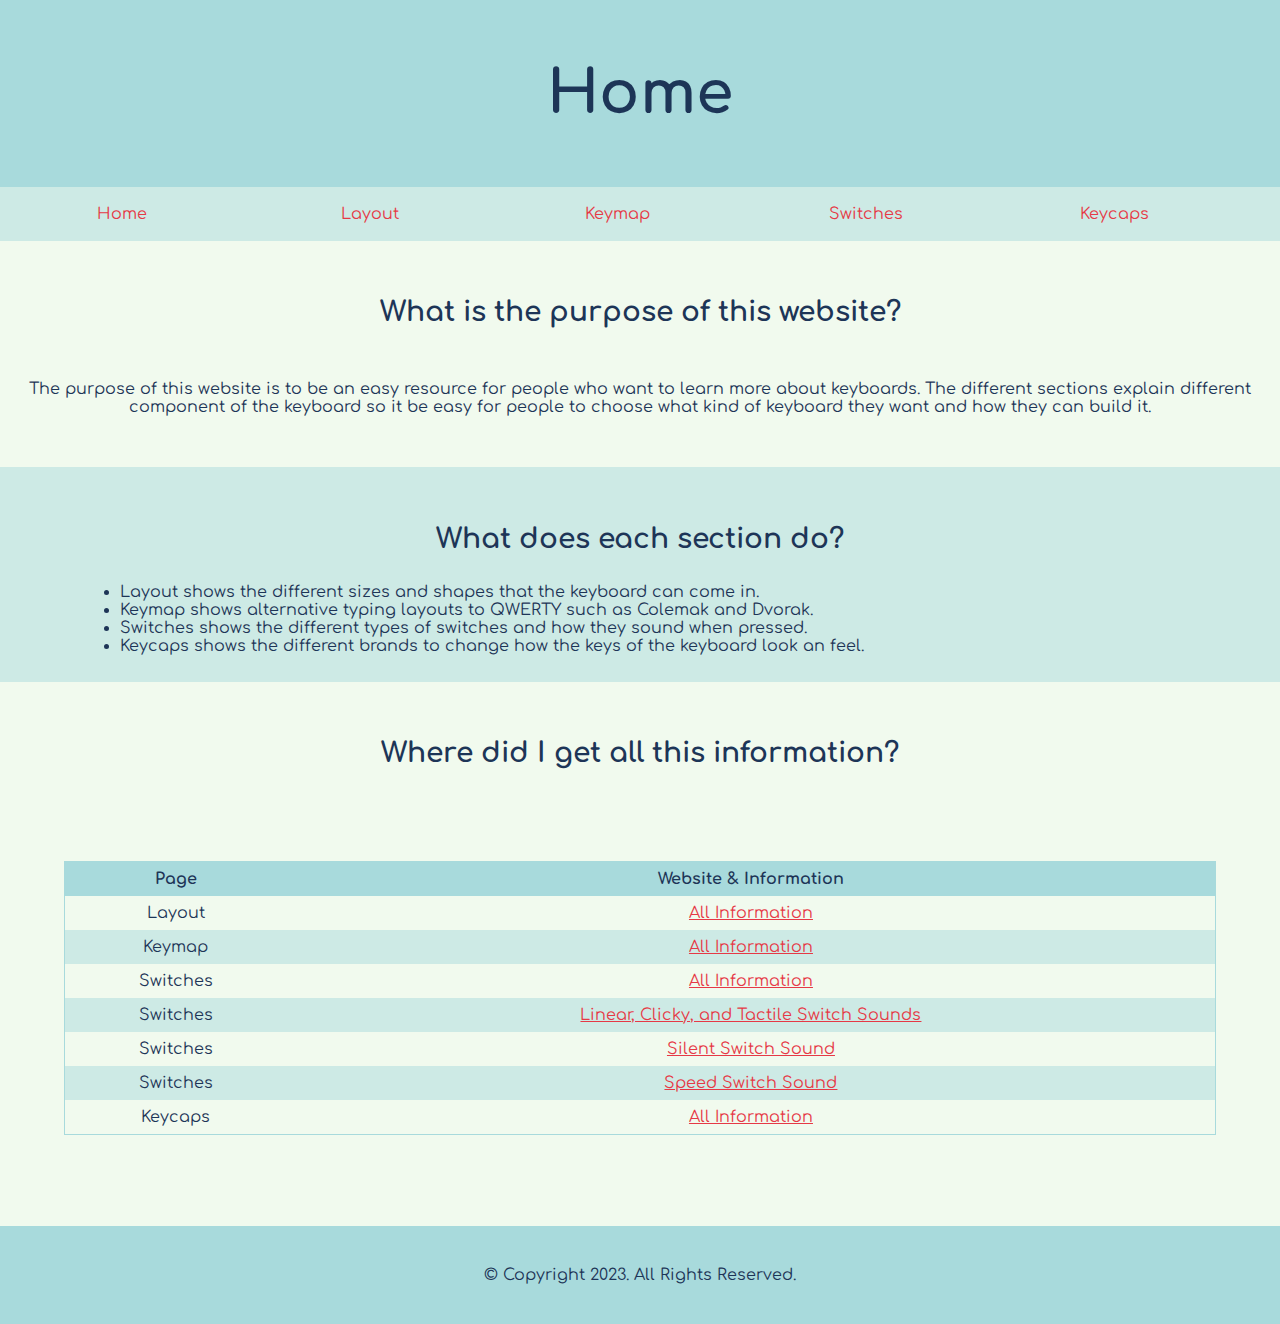
<file: index.html>
<!DOCTYPE html>
<!-- This website template was created by: Iris Yan -->
<html  lang = "en">
<head>
	<link rel="stylesheet" href="css/styles.css">
	<title>Keyboard Home Page</title>
	<meta charset="utf-8">
	<meta name="viewport" content="width=device-width, initial-scale=1">
	<link href='https://fonts.googleapis.com/css?family=Comfortaa' rel='stylesheet'>
</head>
<body>

	<div id="container">

		<!-- Use the header area for website name or logo -->
		<header>
			<h1>Home</h1>
		</header>

		<!-- Use the nav area to add hyperlinks to other pages within the website -->
		<nav>
			<ul>
				<li><a href="index.html">Home</a></li>
				<li><a href="layout.html">Layout</a></li>
				<li><a href="keymaps.html">Keymap</a></li>
				<li><a href="switches.html">Switches</a></li>
				<li><a href="keycaps.html">Keycaps</a></li>
			</ul>
		</nav>

		<!-- Use the main area to add the main content of the webpage -->
		<main>
			
			<article>
				<h3>What is the purpose of this website?</h3>
				<p>The purpose of this website is to be an easy resource for people who want to learn more about keyboards. The different sections explain different component of the keyboard so it be easy for people to choose what kind of keyboard they want and how they can build it.</p>
			</article>
			
			<article>
				<h3>What does each section do?</h3>
				<ul>
					<li>Layout shows the different sizes and shapes that the keyboard can come in.</li> 
					<li>Keymap shows alternative typing layouts to QWERTY such as Colemak and Dvorak.</li>
					<li>Switches shows the different types of switches and how they sound when pressed.</li>
					<li>Keycaps shows the different brands to change how the keys of the keyboard look an feel.</li>
				</ul>
			</article>
		
			<article class="tablet">
				<h3>Where did I get all this information?</h3>
				<table>
					<tr>
						<th>Page</th>
						<th>Website & Information</th>
					</tr>
					<tr>
						<td>Layout</td>
						<td><a href="https://www.keyboard.university/100-courses/keyboard-sizes-layouts-gdeby">All Information</a></td>
					</tr>
					<tr>
						<td>Keymap</td>
						<td><a href="https://en.wikipedia.org/wiki/Keyboard_layout#Other_Latin-script_keyboard_layouts">All Information</a></td>
					</tr>
					<tr>
						<td>Switches</td>
						<td><a href="https://switchandclick.com/mechanical-keyboard-switch-guide/">All Information</a></td>
					</tr>
					<tr>
						<td>Switches</td>
						<td><a href="https://www.youtube.com/watch?v=_N7adWvQDM4">Linear, Clicky, and Tactile Switch Sounds</a></td>
					</tr>
					<tr> 
						<td>Switches</td>
						<td><a href="https://www.youtube.com/watch?v=e3kG6ei5ClY">Silent Switch Sound</a></td>
					</tr>
					<tr>
						<td>Switches</td>
						<td><a href="https://www.youtube.com/watch?v=B2muXU_CEtM&pp=ygUSU3BlZWQgU3dpdGNoIFNvdW5k">Speed Switch Sound</a></td>
					</tr>
					<tr>
						<td>Keycaps</td>
						<td><a href="https://switchandclick.com/ultimate-guide-to-picking-a-keycap-set-for-your-mechanical-keyboard/">All Information</a></td>
					</tr>
				</table>
			</article>
		
		</main>

		<!-- Use the footer area to add webpage footer content -->
		<footer>
			<p>&copy; Copyright 2023. All Rights Reserved.</p>
		</footer>
	
	</div>

</body>
</html>
</file>
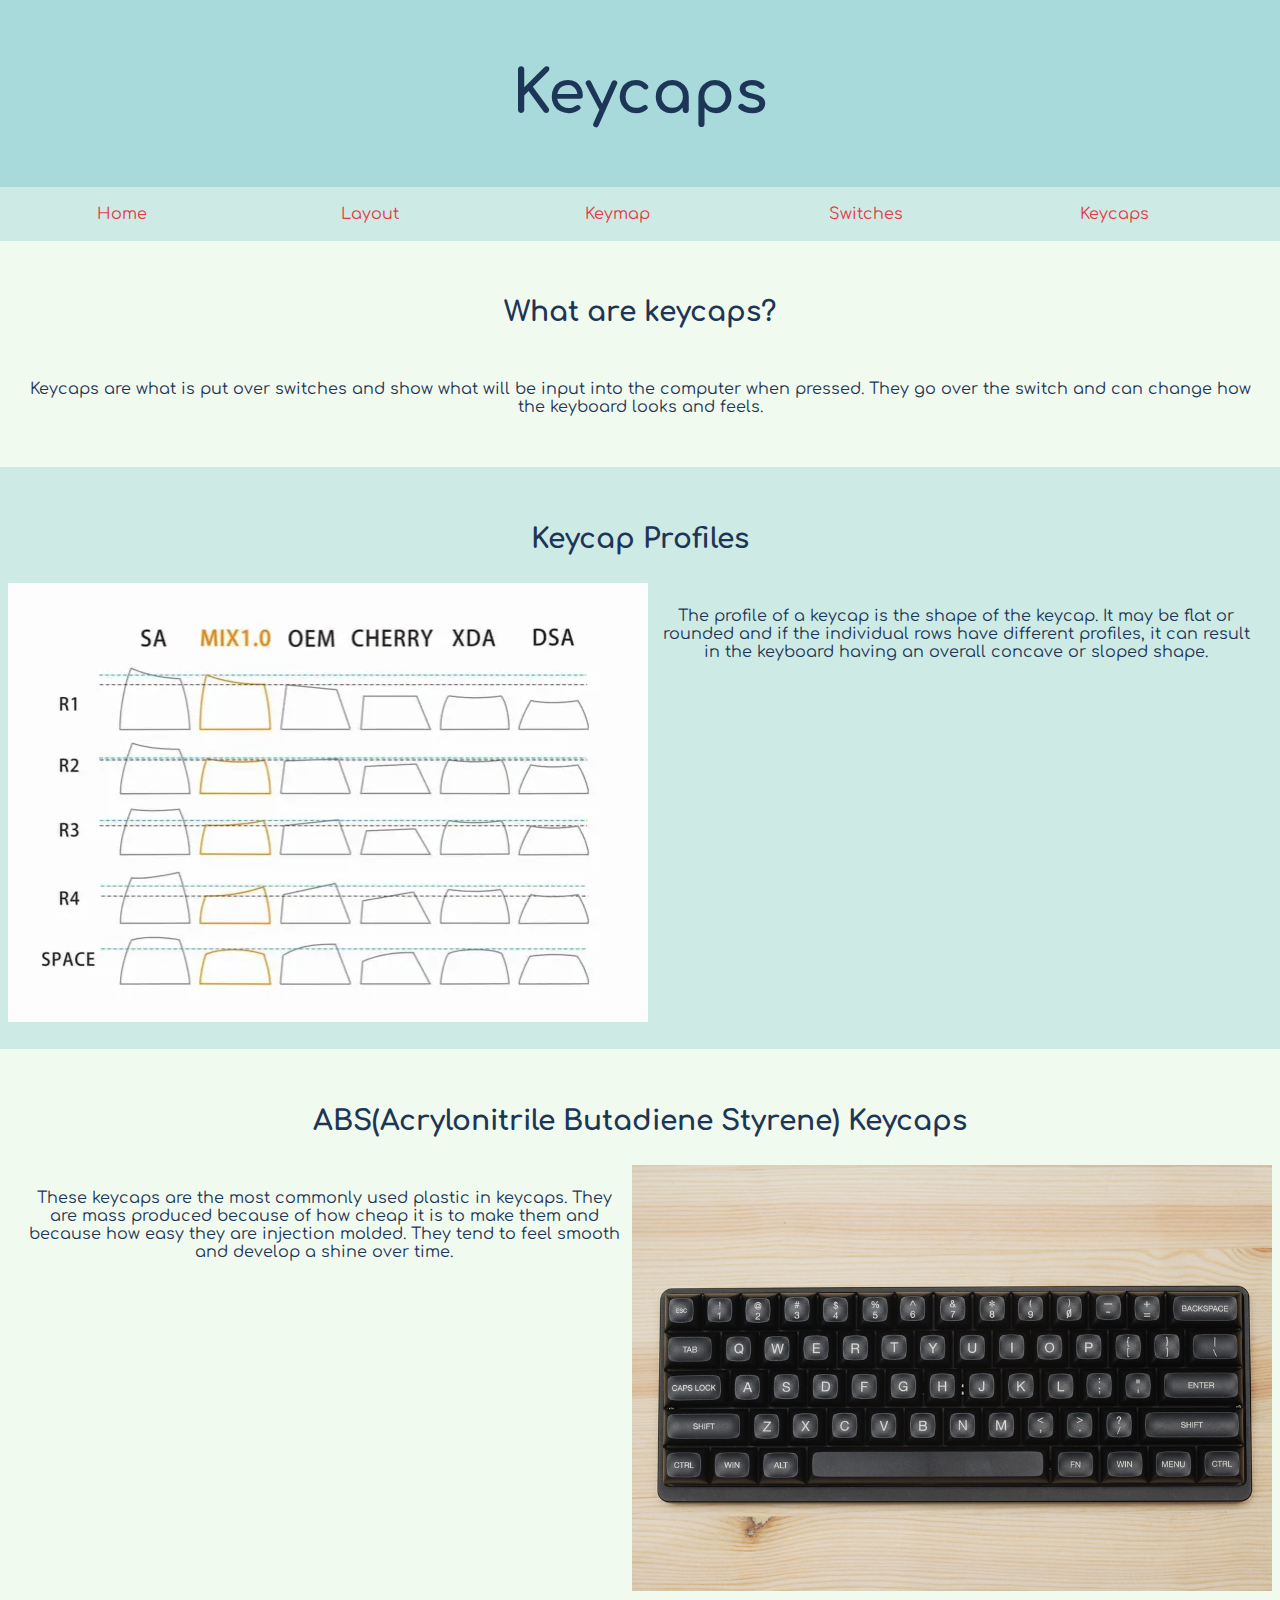
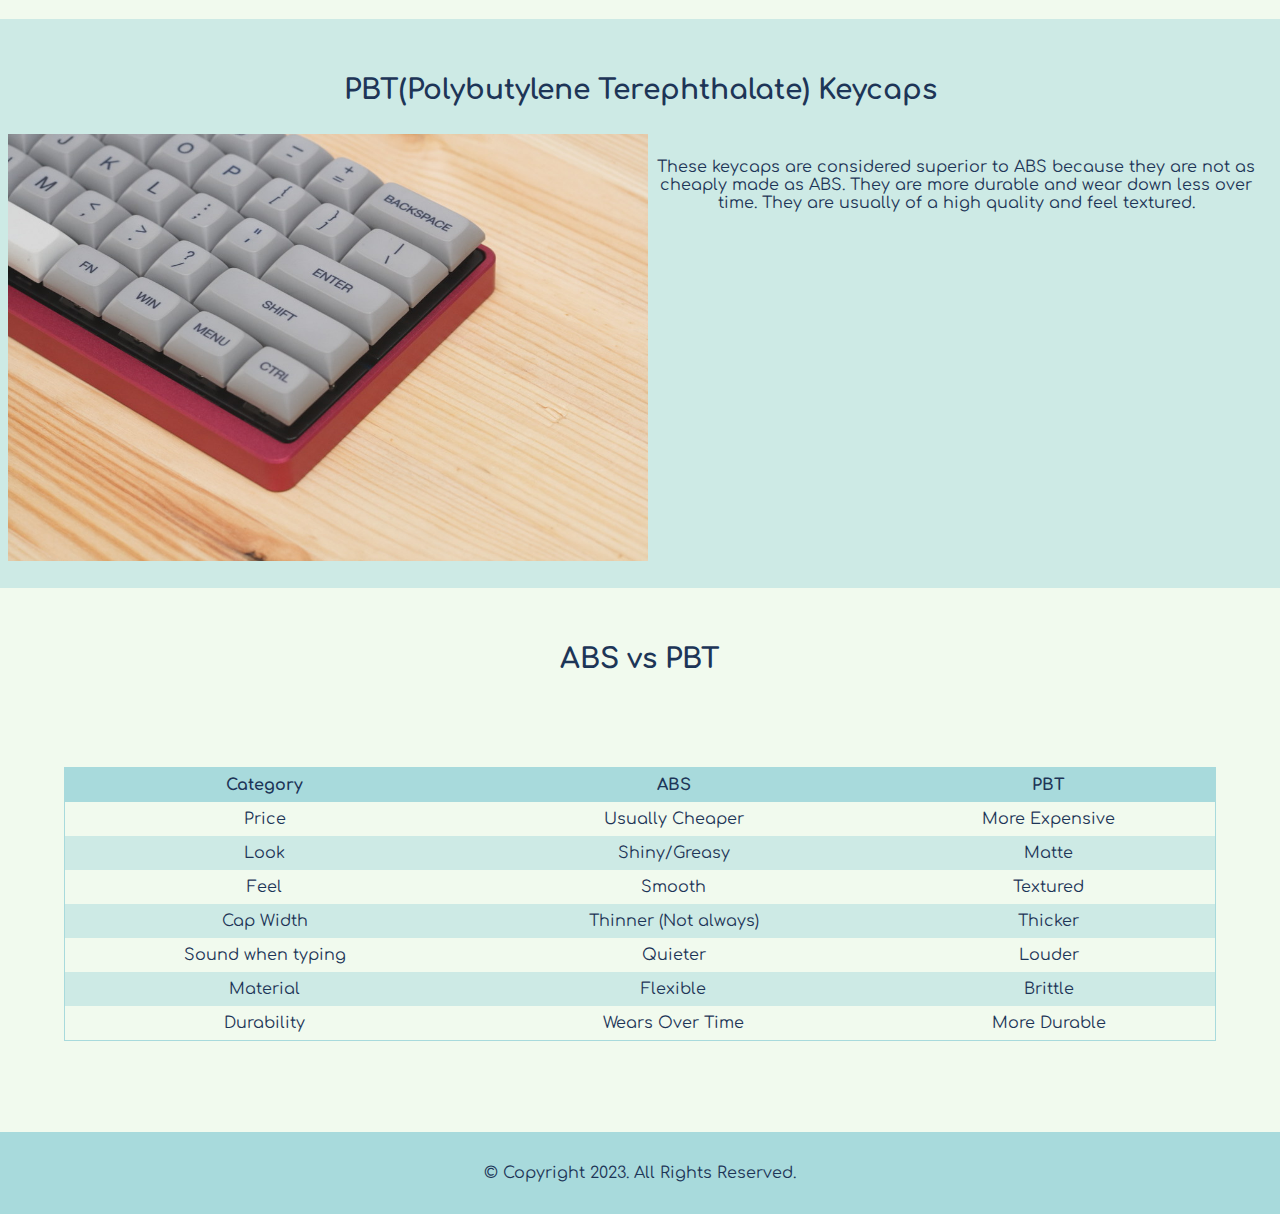
<file: keycaps.html>
<!DOCTYPE html>
<!-- This website template was created by: Iris Yan -->
<html  lang = "en">
<head>
	<link rel="stylesheet" href="css/styles.css">
	<title>Keyboard Keycaps</title>
	<meta charset="utf-8">
	<meta name="viewport" content="width=device-width, initial-scale=1">
	<link href='https://fonts.googleapis.com/css?family=Comfortaa' rel='stylesheet'>
</head>
<body>

	<div id="container">

	<!-- Use the header area for website name or logo -->
	<header>
		<h1>Keycaps</h1>
	</header>

	<!-- Use the nav area to add hyperlinks to other pages within the website -->
	<nav>
		<ul>
			<li><a href="index.html">Home</a></li>
			<li><a href="layout.html">Layout</a></li>
			<li><a href="keymaps.html">Keymap</a></li>
			<li><a href="switches.html">Switches</a></li>
			<li><a href="keycaps.html">Keycaps</a></li>
		</ul>
	</nav>

	<!-- Use the main area to add the main content of the webpage -->
	<main>
	
		<article>
			<h3>What are keycaps?</h3>
			<p>Keycaps are what is put over switches and show what will be input into the computer when pressed. They go over the switch and can change how the keyboard looks and feels.</p>
		</article>
		
		<article>
			<h3>Keycap Profiles</h3>
			<img src="images/keycap-profiles.jpg" alt="keycap profiles">
			<p>The profile of a keycap is the shape of the keycap. It may be flat or rounded and if the individual rows have different profiles, it can result in the keyboard having an overall concave or sloped shape.</p>
		</article>
		
		<article>
			<h3>ABS(Acrylonitrile Butadiene Styrene) Keycaps</h3>
			<img src="images/abs.jpg" alt="abs keycaps">
			<p>These keycaps are the most commonly used plastic in keycaps. They are mass produced because of how cheap it is to make them and because how easy they are injection molded. They tend to feel smooth and develop a shine over time.</p>
		</article>
		
		<article>
			<h3>PBT(Polybutylene Terephthalate) Keycaps</h3>
			<img src="images/pbt.jpg" alt="pbt keycaps">
			<p>These keycaps are considered superior to ABS because they are not as cheaply made as ABS. They are more durable and wear down less over time. They are usually of a high quality and feel textured.</p>
		</article>
		
		<article>
			<h3>ABS vs PBT</h3>
			<table>
				<tr>
					<th>Category</th>
					<th>ABS</th>
					<th>PBT</th>
				</tr>
				<tr>
					<td>Price</td>
					<td>Usually Cheaper</td>
					<td>More Expensive</td>
				</tr>
				<tr>
					<td>Look</td>
					<td>Shiny/Greasy</td>
					<td>Matte</td>
				</tr>
				<tr>
					<td>Feel</td>
					<td>Smooth</td>
					<td>Textured</td>
				</tr>
				<tr>
					<td>Cap Width</td>
					<td>Thinner (Not always)</td>
					<td>Thicker</td>
				</tr>
				<tr>
					<td>Sound when typing</td>
					<td>Quieter</td>
					<td>Louder</td>
				</tr>
				<tr>
					<td>Material</td>
					<td>Flexible</td>
					<td>Brittle</td>
				</tr>
				<tr>
					<td>Durability</td>
					<td>Wears Over Time</td>
					<td>More Durable</td>
				</tr>
			</table>
		</article>

	</main>

	<!-- Use the footer area to add webpage footer content -->
	<footer>
		&copy; Copyright 2023. All Rights Reserved. <br>
	</footer>
	
	</div>

</body>
</html>
</file>
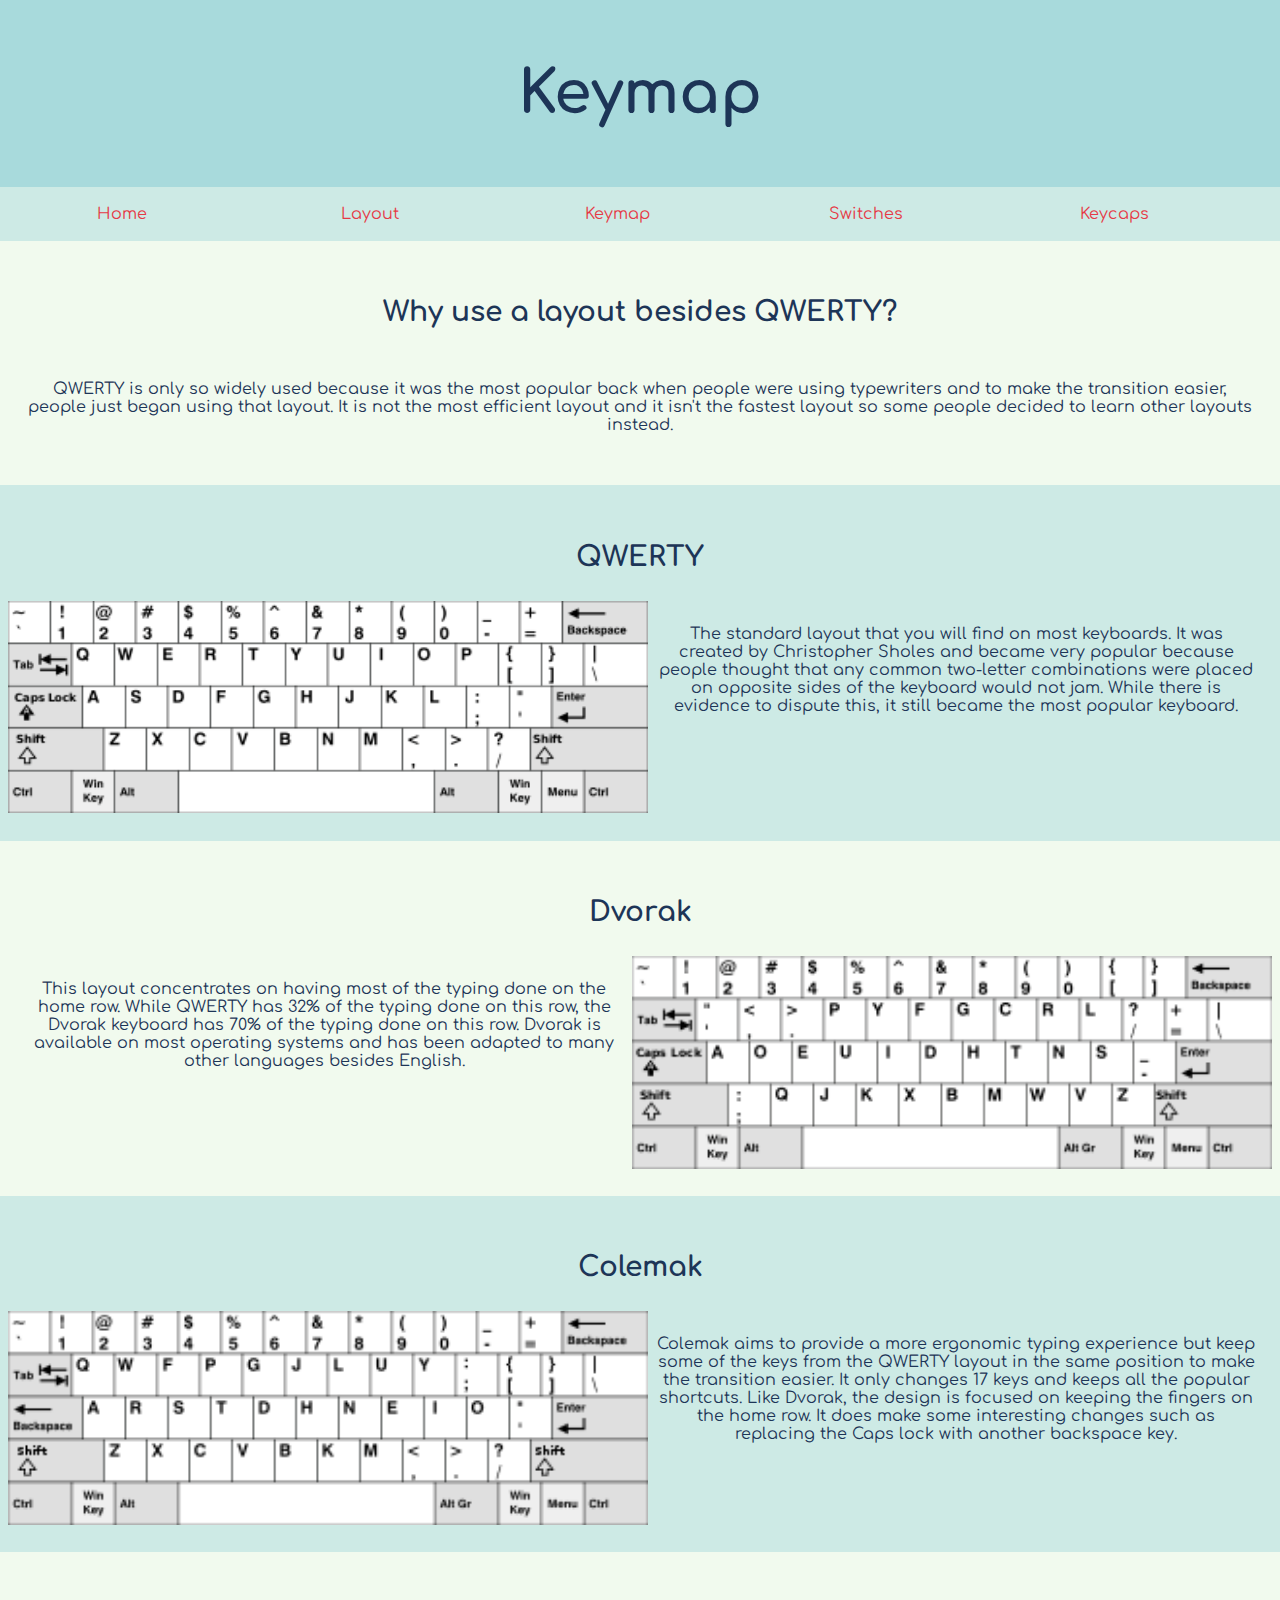
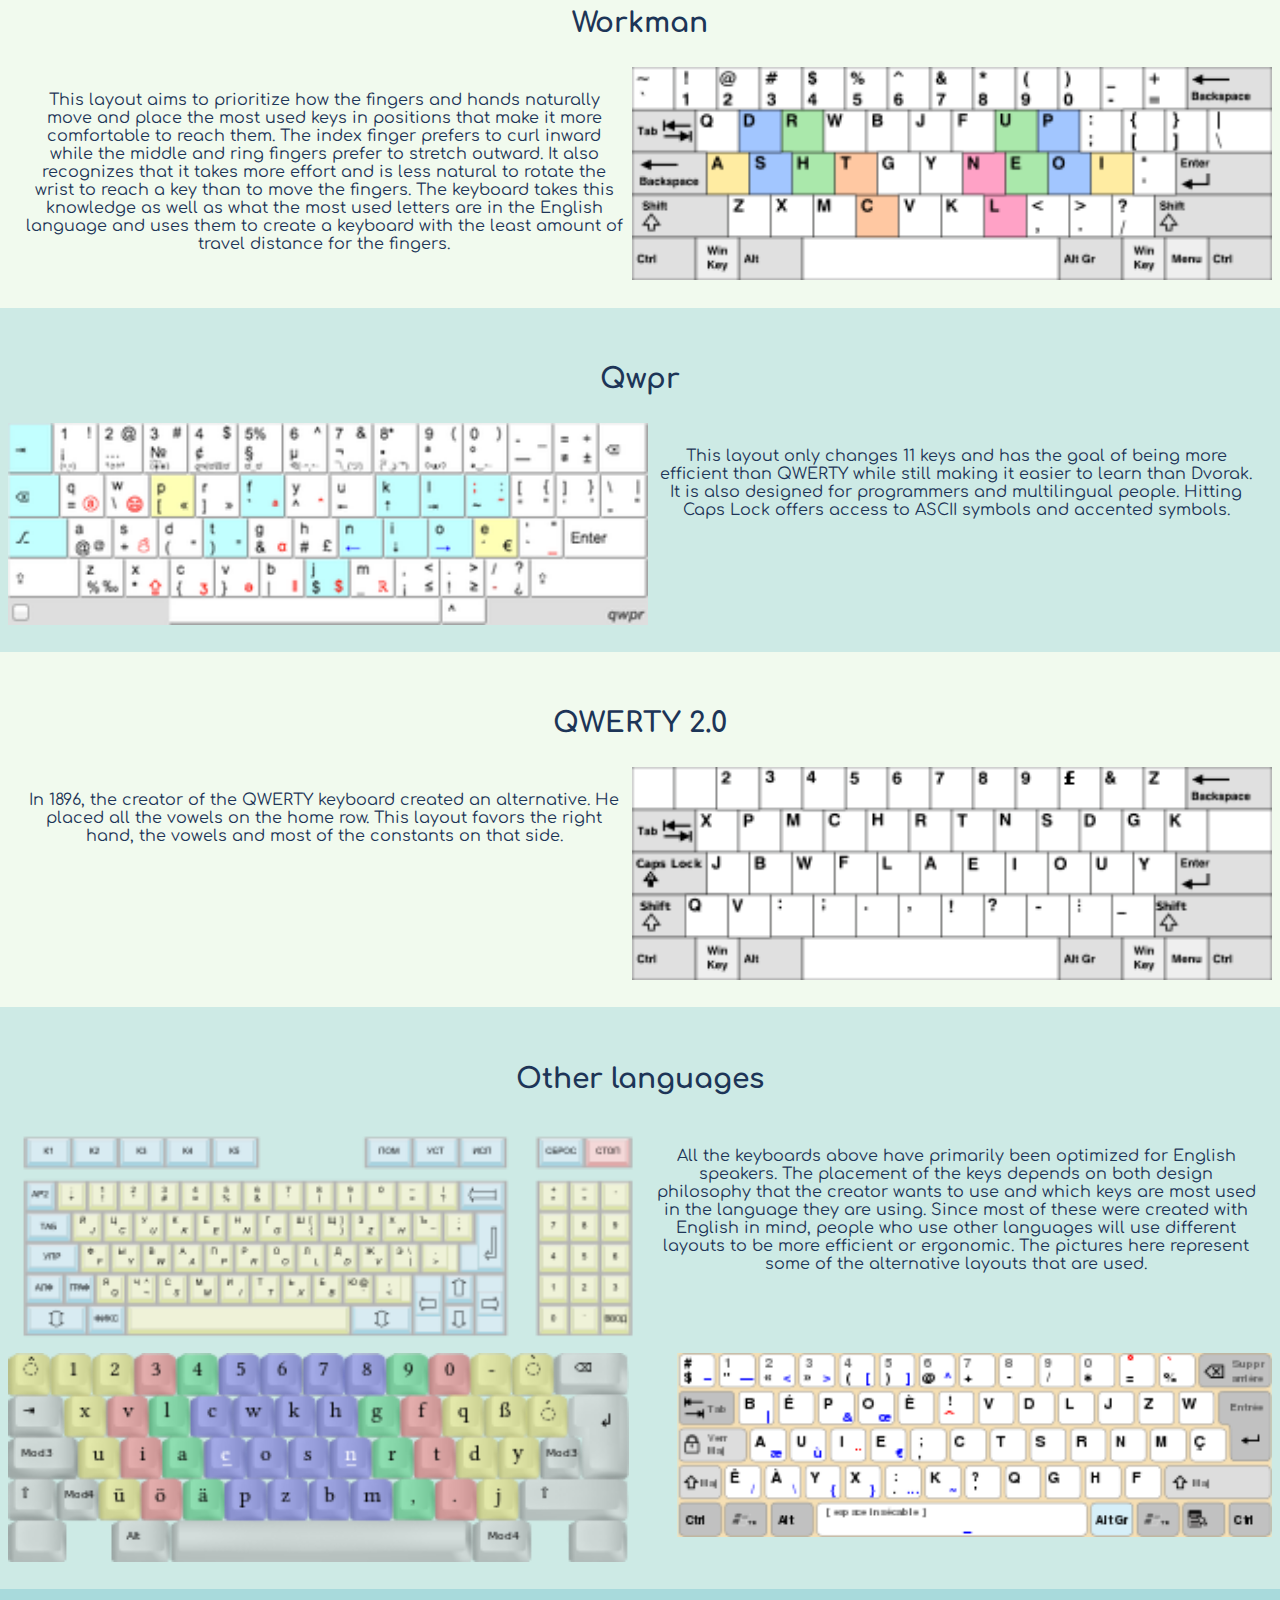
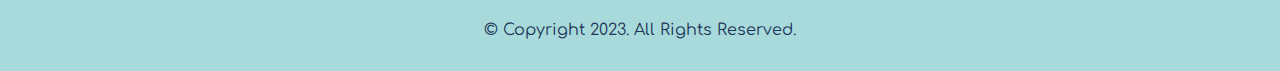
<file: keymaps.html>
<!DOCTYPE html>
<!-- This website template was created by: Iris Yan -->
<html  lang = "en">
<head>
	<link rel="stylesheet" href="css/styles.css">
	<title>Keyboard Keymap</title>
	<meta charset="utf-8">
	<meta name="viewport" content="width=device-width, initial-scale=1">
	<link href='https://fonts.googleapis.com/css?family=Comfortaa' rel='stylesheet'>
</head>
<body>

	<div id="container">

	<!-- Use the header area for website name or logo -->
	<header>
		<h1>Keymap</h1>
	</header>

	<!-- Use the nav area to add hyperlinks to other pages within the website -->
	<nav>
		<ul>
			<li><a href="index.html">Home</a></li>
			<li><a href="layout.html">Layout</a></li>
			<li><a href="keymaps.html">Keymap</a></li>
			<li><a href="switches.html">Switches</a></li>
			<li><a href="keycaps.html">Keycaps</a></li>
		</ul>
	</nav>

	<!-- Use the main area to add the main content of the webpage -->
	<main>
		
		<article>
			<h3>Why use a layout besides QWERTY?</h3>
			<p>QWERTY is only so widely used because it was the most popular back when people were using typewriters and to make the transition easier, people just began using that layout. It is not the most efficient layout and it isn't the fastest layout so some people decided to learn other layouts instead.</p>
		</article>
		
		<article>
			<h3>QWERTY</h3>
			<img src="images/qwerty.jpg" alt="qwerty keyboard">
			<p class="tablet">The standard layout that you will find on most keyboards. It was created by Christopher Sholes and became very popular because people thought that any common two-letter combinations were placed on opposite sides of the keyboard would not jam. While there is evidence to dispute this, it still became the most popular keyboard.</p>
		</article>
		
		<article>
			<h3>Dvorak</h3>
			<img src="images/dvorak.jpg" alt="dvorak keyboard">
			<p class="tablet">This layout concentrates on having most of the typing done on the home row. While QWERTY has 32% of the typing done on this row, the Dvorak keyboard has 70% of the typing done on this row. Dvorak is available on most operating systems and has been adapted to many other languages besides English.</p>
		</article>
		
		<article>
			<h3>Colemak</h3>
			<img src="images/colemak.jpg" alt="colemak keyboard">
			<p class="tablet">Colemak aims to provide a more ergonomic typing experience but keep some of the keys from the QWERTY layout in the same position to make the transition easier. It only changes 17 keys and keeps all the popular shortcuts. Like Dvorak, the design is focused on keeping the fingers on the home row. It does make some interesting changes such as replacing the Caps lock with another backspace key.</p>
		</article>
		
		<article>
			<h3>Workman</h3>
			<img src="images/workman.jpg" alt="workman keyboard">
			<p class="tablet">This layout aims to prioritize how the fingers and hands naturally move and place the most used keys in positions that make it more comfortable to reach them. The index finger prefers to curl inward while the middle and ring fingers prefer to stretch outward. It also recognizes that it takes more effort and is less natural to rotate the wrist to reach a key than to move the fingers. The keyboard takes this knowledge as well as what the most used letters are in the English language and uses them to create a keyboard with the least amount of travel distance for the fingers.</p>
		</article>
		
		<article>
			<h3>Qwpr</h3>
			<img src="images/qwpr.jpg" alt="qwpr keyboard">
			<p class="tablet">This layout only changes 11 keys and has the goal of being more efficient than QWERTY while still making it easier to learn than Dvorak. It is also designed for programmers and multilingual people. Hitting Caps Lock offers access to ASCII symbols and accented symbols.</p>
		</article>
		
		<article>
			<h3>QWERTY 2.0</h3>
			<img src="images/sholes.jpg" alt="shole's keyboard">
			<p class="tablet">In 1896, the creator of the QWERTY keyboard created an alternative. He placed all the vowels on the home row. This layout favors the right hand, the vowels and most of the constants on that side.</p>
		</article>
		
		<article> 
			<h3>Other languages</h3>
			<img src="images/jcuken.jpg" alt="jcuken keyboard">
			<img src="images/neo.jpg" alt="neo keyboard" id="bottom-left">
			<img src="images/bepo.jpg" alt="bepo keyobard" id="bottom-right">
			<p class="tablet">All the keyboards above have primarily been optimized for English speakers. The placement of the keys depends on both design philosophy that the creator wants to use and which keys are most used in the language they are using. Since most of these were created with English in mind, people who use other languages will use different layouts to be more efficient or ergonomic. The pictures here represent some of the alternative layouts that are used.</p>
		</article>
		
	</main>

	<!-- Use the footer area to add webpage footer content -->
	<footer>
		&copy; Copyright 2023. All Rights Reserved.
	</footer>
	
	</div>

</body>
</html>
</file>
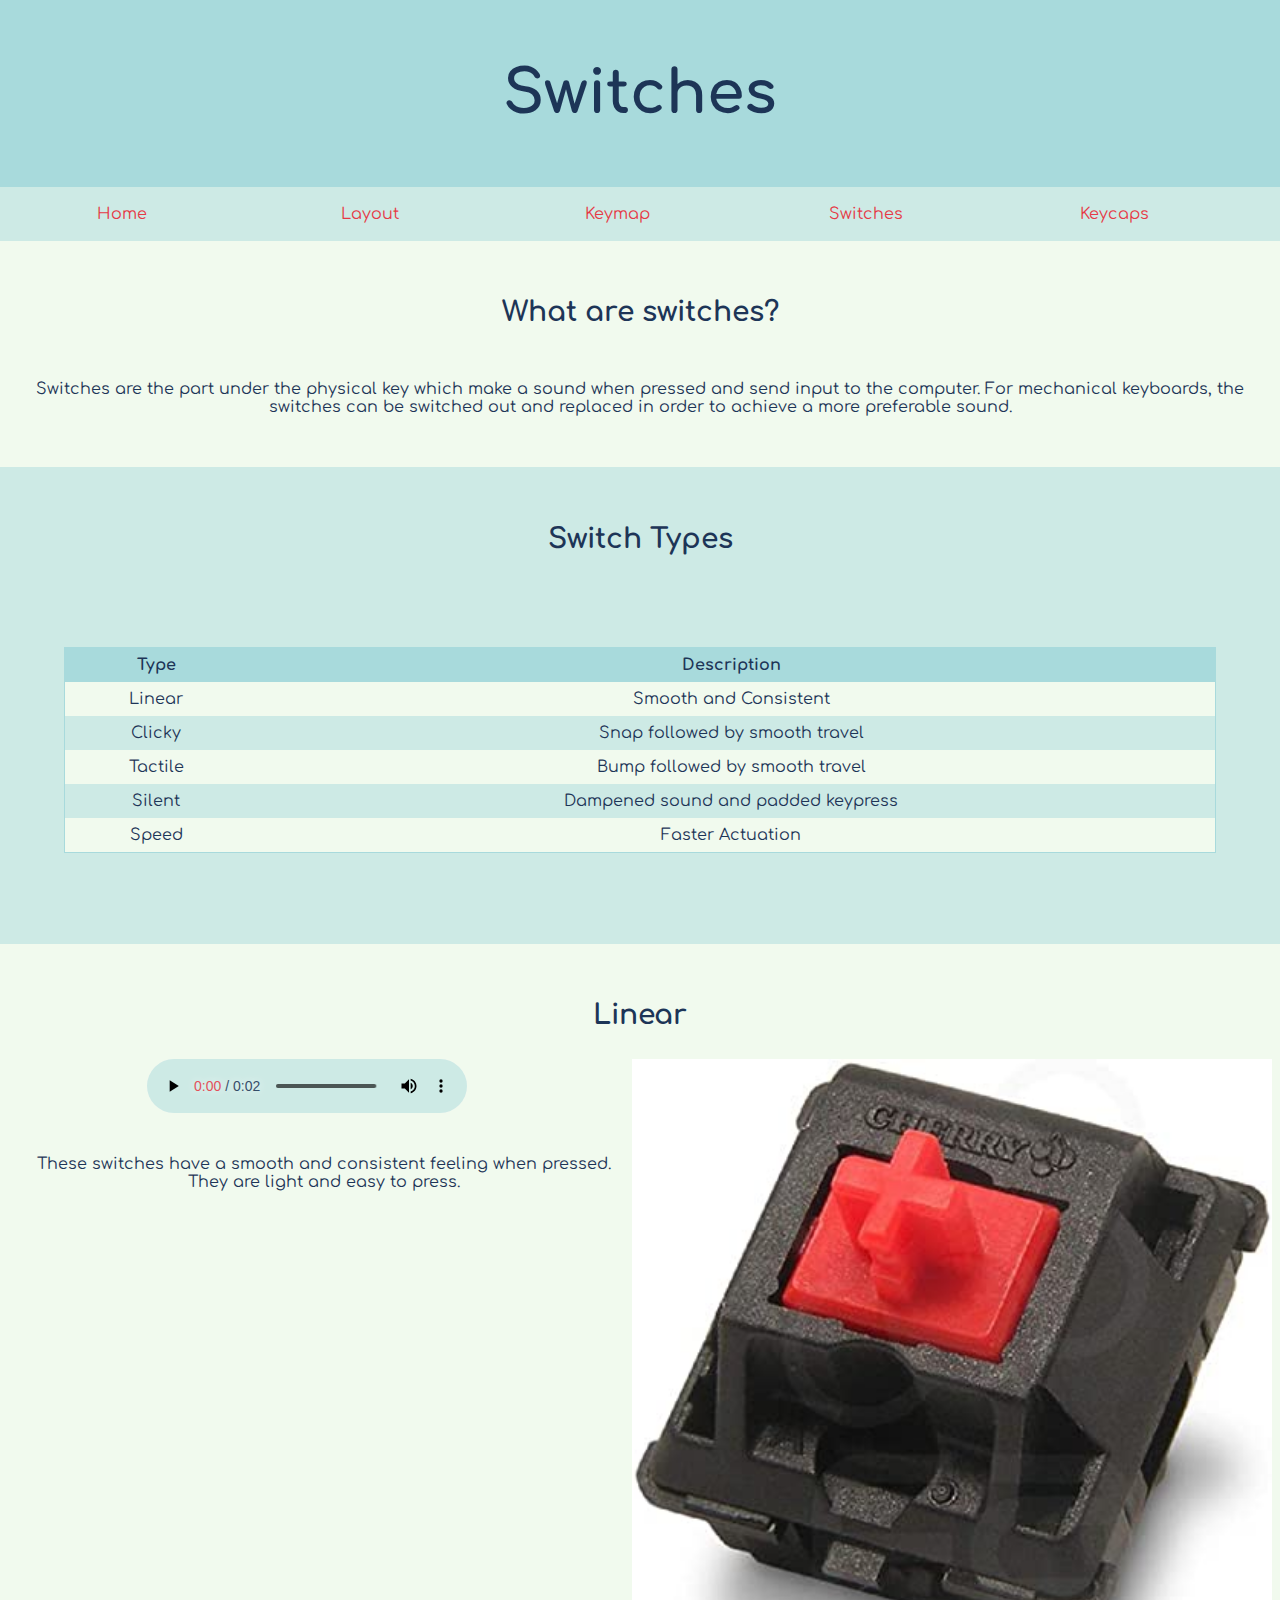
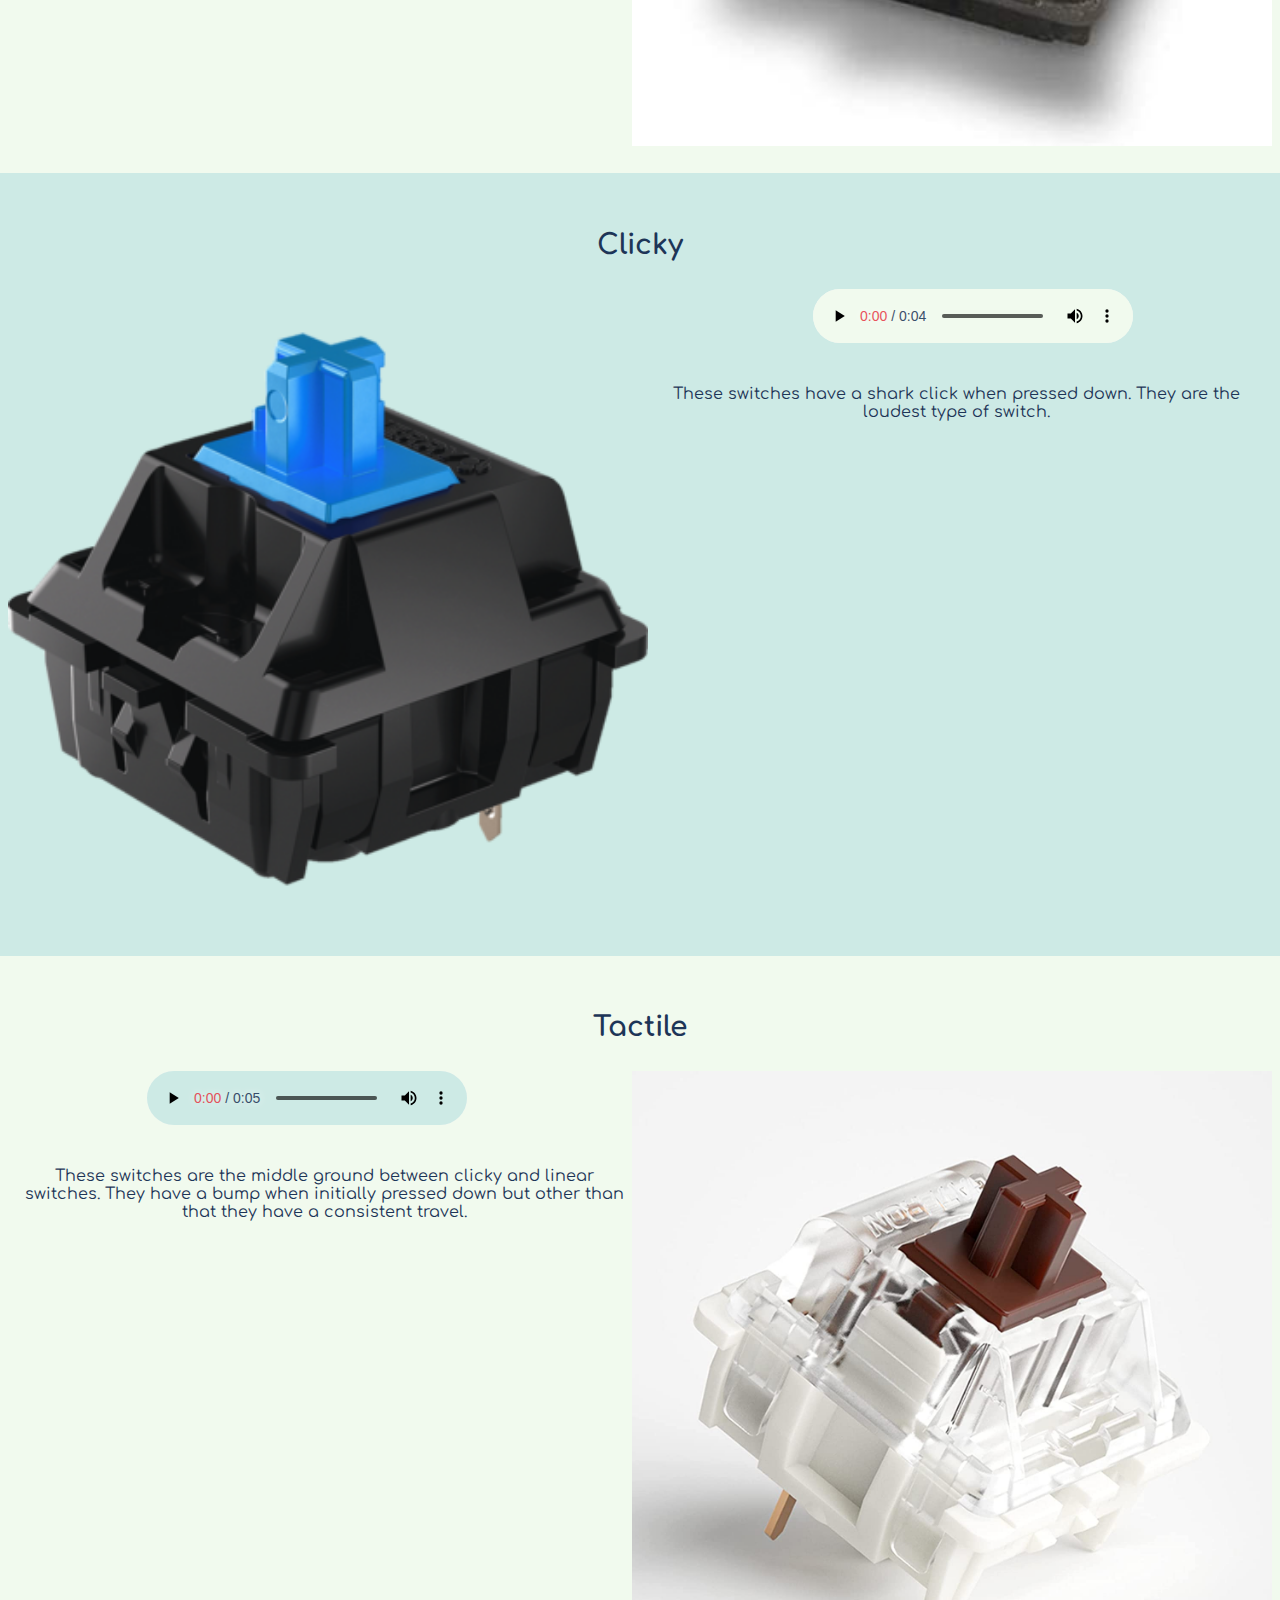
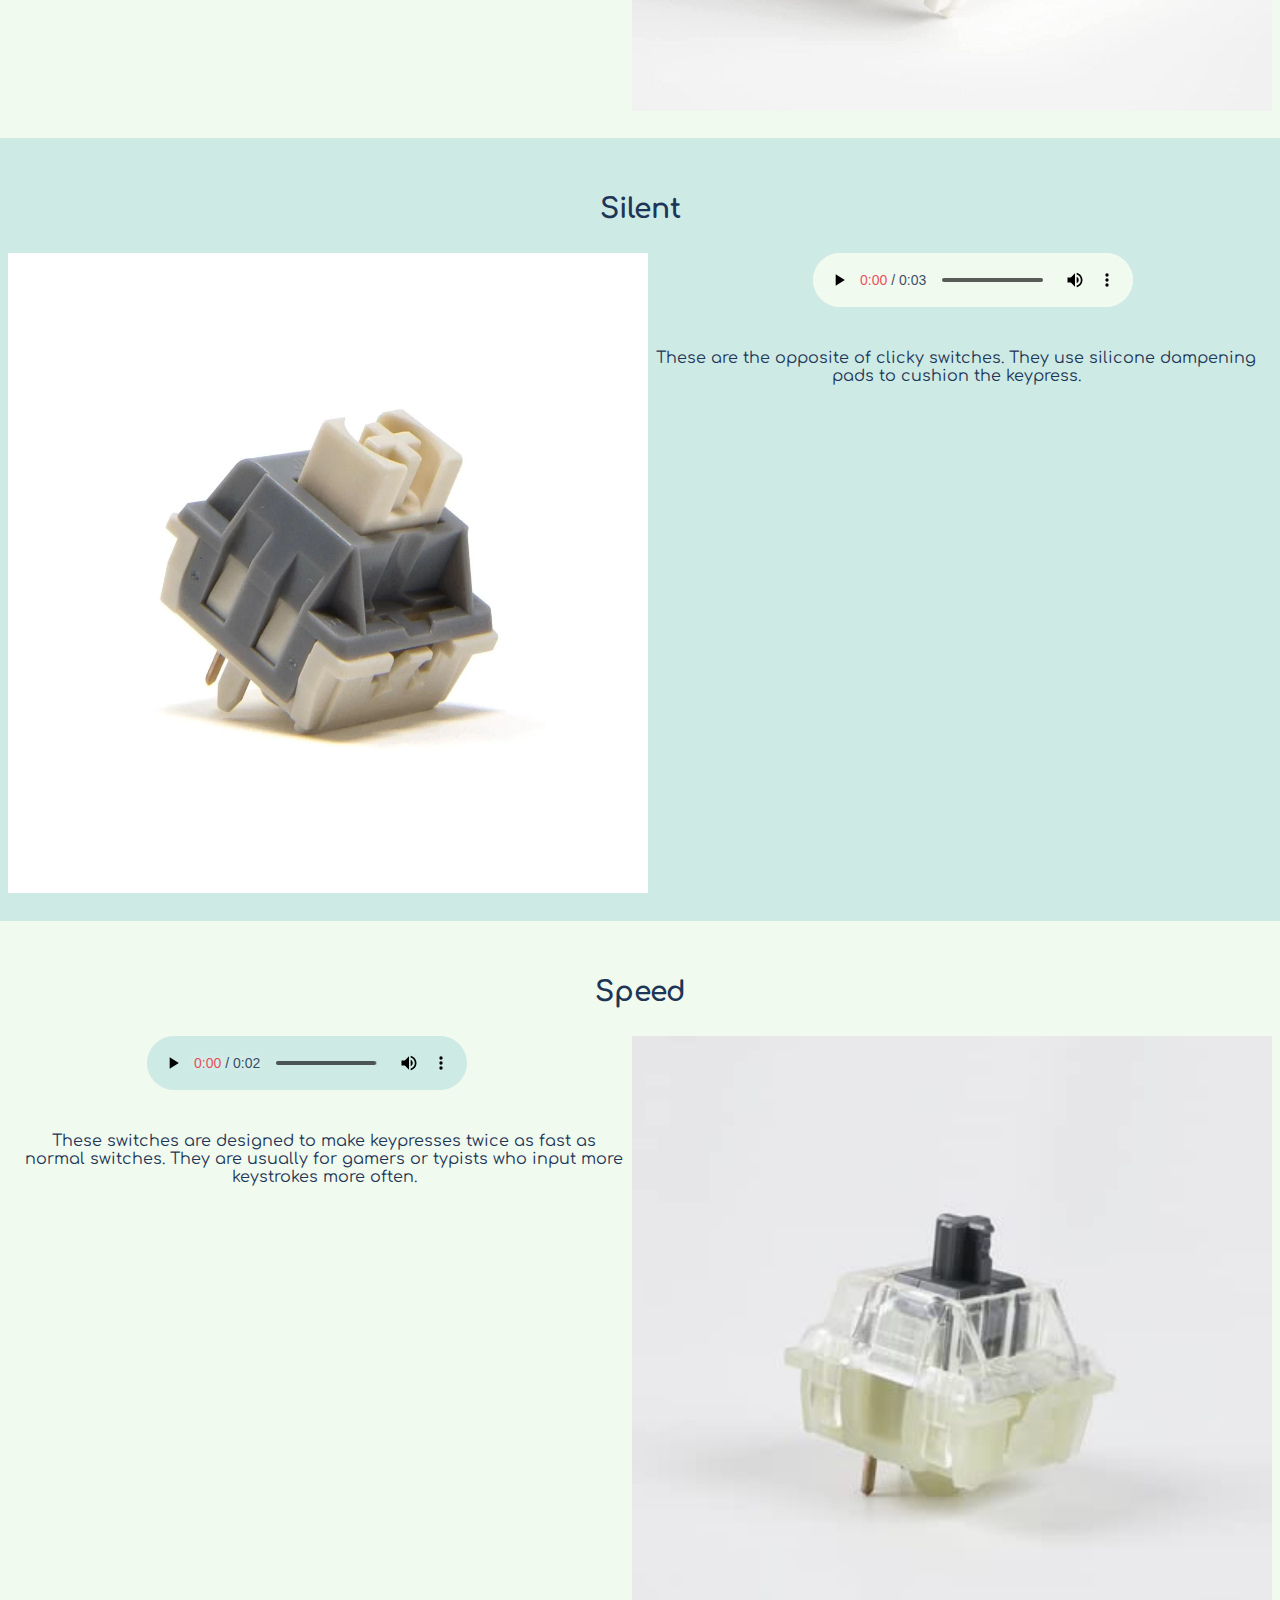
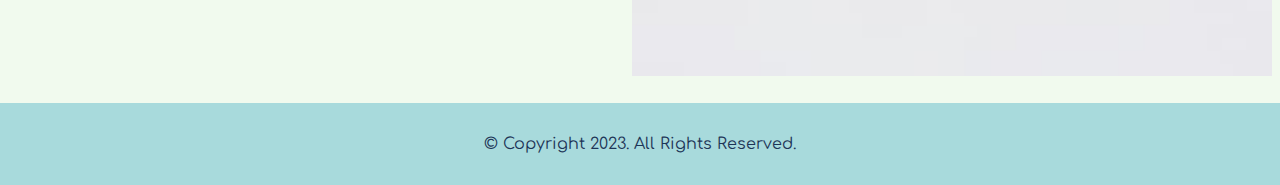
<file: switches.html>
<!DOCTYPE html>
<!-- This website template was created by: Iris Yan -->
<html  lang = "en">
<head>
	<link rel="stylesheet" href="css/styles.css">
	<title>Keyboard Switches</title>
	<meta charset="utf-8">
	<meta name="viewport" content="width=device-width, initial-scale=1">
	<link href='https://fonts.googleapis.com/css?family=Comfortaa' rel='stylesheet'>
</head>
<body>

	<div id="container">

	<!-- Use the header area for website name or logo -->
	<header>
		<h1>Switches</h1>
	</header>

	<!-- Use the nav area to add hyperlinks to other pages within the website -->
	<nav>
		<ul>
			<li><a href="index.html">Home</a></li>
			<li><a href="layout.html">Layout</a></li>
			<li><a href="keymaps.html">Keymap</a></li>
			<li><a href="switches.html">Switches</a></li>
			<li><a href="keycaps.html">Keycaps</a></li>
		</ul>
	</nav>

	<!-- Use the main area to add the main content of the webpage -->
	<main>
	
		<article>
			<h3>What are switches?</h3>
			<p>Switches are the part under the physical key which make a sound when pressed and send input to the computer. For mechanical keyboards, the switches can be switched out and replaced in order to achieve a more preferable sound.</p>
		</article>
		
		<article>
			<h3>Switch Types</h3>
			<table>
				<tr>
					<th>Type</th>
					<th>Description</th>
				</tr>
				<tr>
					<td>Linear</td>
					<td>Smooth and Consistent</td>
				</tr>
				<tr>
					<td>Clicky</td>
					<td>Snap followed by smooth travel</td>
				</tr>
				<tr>
					<td>Tactile</td>
					<td>Bump followed by smooth travel</td>
				</tr>
				<tr>
					<td>Silent</td>
					<td>Dampened sound and padded keypress</td>
				</tr>
				<tr>
					<td>Speed</td>
					<td>Faster Actuation</td>
				</tr>
			</table>
		</article>
		
		<article>
			<h3>Linear</h3>
			<img src="images/linear.jpg" alt="linear switch">
			<audio controls autoplay class="desktop">
				<source src="media/linear.mp3" type="audio/mpeg">
				<p>Your browser does not support the audio element.</p>
			</audio>
			<br>
			<br class="desktop">
			<br class="desktop">
			<br class="desktop">
			<p>These switches have a smooth and consistent feeling when pressed. They are light and easy to press.</p>
		</article>
		
		<article>
			<h3>Clicky</h3>
			<img src="images/clicky.jpg" alt="clicky switch">
			<audio controls autoplay class="desktop">
				<source src="media/clicky.mp3" type="audio/mpeg">
				<p>Your browser does not support the audio element.</p>
			</audio>
			<br>
			<br class="desktop">
			<br class="desktop">
			<br class="desktop">
			<p>These switches have a shark click when pressed down. They are the loudest type of switch.</p>
		</article>
		
		<article>
			<h3>Tactile</h3>    
			<img src="images/tactile.jpg" alt="tactile switch">
			<audio controls autoplay class="desktop">
				<source src="media/tactile.mp3" type="audio/mpeg">
				<p>Your browser does not support the audio element.</p>
			</audio>   
			<br>
			<br class="desktop">
			<br class="desktop">
			<br class="desktop">
			<p>These switches are the middle ground between clicky and linear switches. They have a bump when initially pressed down but other than that they have a consistent travel.</p>
		</article>
		
		<article>
			<h3>Silent</h3> 
			<img src="images/silent.jpg" alt="silent switch">
			<audio controls autoplay class="desktop">
				<source src="media/silent.mp3" type="audio/mpeg">
				<p>Your browser does not support the audio element.</p>
			</audio> 
			<br>
			<br class="desktop">
			<br class="desktop">
			<br class="desktop">
			<p>These are the opposite of clicky switches. They use silicone dampening pads to cushion the keypress.</p>
		</article>
		
		<article>
			<h3>Speed</h3> 
			<img src="images/speed.jpg" alt="speed switch">
			<audio controls autoplay class="desktop">
				<source src="media/speed.mp3" type="audio/mpeg">
				<p>Your browser does not support the audio element.</p>
			</audio>
			<br>
			<br class="desktop">
			<br class="desktop">
			<br class="desktop">
			<p>These switches are designed to make keypresses twice as fast as normal switches. They are usually for gamers or typists who input more keystrokes more often.</p>
		</article>
		
	</main>

	<!-- Use the footer area to add webpage footer content -->
	<footer>
		&copy; Copyright 2023. All Rights Reserved. <br>
	</footer>
	
	</div>

</body>
</html>
</file>
<file: css/styles.css>
/*Created by Iris Yan*/

#container {
	width: 100%; 
	margin-left: auto;
	margin-right: auto;
}

body {
	background-color: #F1FAEE;
	color: #1D3557;
	font-family: 'Comfortaa', 'Courier New', monospace;
	font-size: 16px;
}

nav ul {
	padding: 0;
	margin-top: 0.5em;
	margin-bottom: 0.5em;
	border: 0.1875em solid #1D3557;
	width: auto;
}



h1 {
	margin: 0;
	padding: 1em;
	font-size: 3em;
}

nav li {
	list-style-type: none;
	margin: 0.5em 0;
	padding: 0.5em;
	background-color: #F1FAEE;
	border-radius: 1em;
	text-align: center;
}

nav li a {
	color: #E63946;
}

header {
	text-align: center;
	font-size: 1.25em;
}

.tablet {
	display: none;
}

.desktop {
	display: none;
}

article {
	word-wrap: break-word;
	border: 0.1875em solid #1D3557;
	margin-bottom: 0.5em;
	padding: 0.5em;
}

a {
	color: #E63946;
}

p {
	padding: 0.5em;
}

h3 {
	text-align: center;
	font-size: 2.5em;
} 

footer {
	color: #1D3557;
	font-size: 1em;
	text-align: center;
	clear: both;
	border: 0.1875em solid #1D3557;
	margin-top: 0.5em;
	padding: 0.5em;
}

main {
	clear: both;
}

html {
	width: 100%;
}

img {
	width: 100%;
}

table {
	border-collapse: collapse;
	width: 100%;
	border: 0.1875em solid  #1D3557;
	padding: 0.3em;
}

th {
	background: #A8DADC;
	padding-top: 0.5em;
	padding-bottom: 0.5em;
}

tr:nth-child(odd) {
	background: #A8DADC;
} 

tr:nth-child(even) {
	background: #CDEAE5;
}

td {
	text-align: center;
	padding-top: 0.5em;
	padding-bottom: 0.5em;
	padding-left: 0.3em;
	padding-right: 0.3em;
}

@media only screen and (min-width: 534px) {
	
	nav ul {
		padding-bottom: 0.625em;
		padding-top: 0.625em;
		margin: 0;
		border-top: 0.1875em solid #1D3557;
		border-bottom: 0.1875em solid #1D3557;
		border-right: 0;
		border-left: 0;
	}
	
	nav li {
		display: inline-block;
		margin-left: 3%;
		margin-right: 3%;
		padding: 0;
		width: 13%;
		border-radius: 0;
		background: transparent;
		text-align: center;
	}
	
	nav li a {
		color: #E63946;
		text-decoration: solid;
	}
	
	body {
		background: #CDEAE5;
	}
	
	.tablet {
		display: block;
	}

	.desktop {
		display: none;
	}
	
	main article img {
		width: 100%;
	}
	
	article {
		margin: 0.5em;
		word-wrap: break-word;
		border-top: 0;
		border-bottom: 0.1875em solid #1D3557;
		border-right: 0;
		border-left: 0;
	}
	
	footer {
		border-top: 0;
		border-bottom: 0.1875em solid #1D3557;
		border-right: 0;
		border-left: 0;
	}
	
	th {
		background: #F1FAEE;
	}
	
	tr:nth-child(odd) {
		background: #F1FAEE;
	}
	
	tr:nth-child(even) {
		background: #A8DADC;
	}
	
	table {
		width: 90%;
		margin: 5%;
		border-right: 0;
		border-left: 0;
	}

}

@media only screen and (min-width: 808px) {
	
	.tablet {
		display: block;
	}

	.desktop {
		display: block;
	}
	
	html {
		margin: 0;
		padding: 0;
	}
	
	body {
		margin: 0;
		padding: 0;
		background: #A8DADC;
	}
	
	article {
		margin: 0;
		padding: 1.7em 0;
		border: 0px solid transparent;
	}

	nav {
		background:  #CDEAE5;
	}
	
	nav ul {
		border: 0 solid transparent;
		width: 100%;
		clear: both;
		margin-bottom: 0;
		margin-left: 0;
	}
	
	img {
		padding: 0.5em;
	}
	
	article:nth-child(even) {
		background: #CDEAE5;
	}
	
	article:nth-child(even) img {
		float: left;
	}
	
	article:nth-child(even) audio {
		float: right; 
	}
	
	article:nth-child(even) audio::-webkit-media-controls-panel {
		background-color: #F1FAEE;
	}
	
	article:nth-child(odd) {
		background: #F1FAEE;
	}
	
	article:nth-child(odd) img {
		float: right;
	} 
	
	article:nth-child(odd) audio {
		float: left;
	}
	
	article:nth-child(odd) audio::-webkit-media-controls-panel {
		background-color: #CDEAE5;
	}
	
	audio {
		padding-left: 11.5%;
		padding-right: 11.5%;
		width: 25%;
	}
	
	audio::-webkit-media-controls-current-time-display {
		color: #E63946;
	}
	
	audio::-webkit-media-controls-time-remaining-display{
		color: #1D3557;
	}
	
	footer {
		border-bottom: 0;
		margin: 0;
		padding: 2em;
	}
	
	h3 {
		padding: 1em;
		margin: 0px;
		font-size: 1.75em;
	}
	
	main article img {
		width: 50%;
		padding: 0 0.5em;
	}
	
	main article p {
		padding: 1.5em;
		margin: 0;
		text-align: center;
	}
	
	article {
		float: left;
		width: 100%;
	}

	footer p {
		margin: 0;
	}

	article ul {
		margin: 0;
		padding-left: 7.5em;
		padding-right: 7.5em;
	}	
	
	table {
		width: 90%;
		margin-left: 5%;
		margin-right: 5%;
		border: 0.1em solid #A8DADC;
	}
	
	th {
		background: #A8DADC;
	}
	
	tr:nth-child(odd) {
		background: #CDEAE5;
	}
	
	tr:nth-child(even) {
		background: #F1FAEE;
	}
	
	#bottom-left {
		float: left;
		width: 48.5%;
	}
	
	#bottom-right {
		float: right;
		width: 46.5%;
	}
	
}

/*I got the audio code from this website: https://blog.shahednasser.com/how-to-style-an-audio-element/
secruly I hate you so much stop blocking actually useful things*/
</file>
